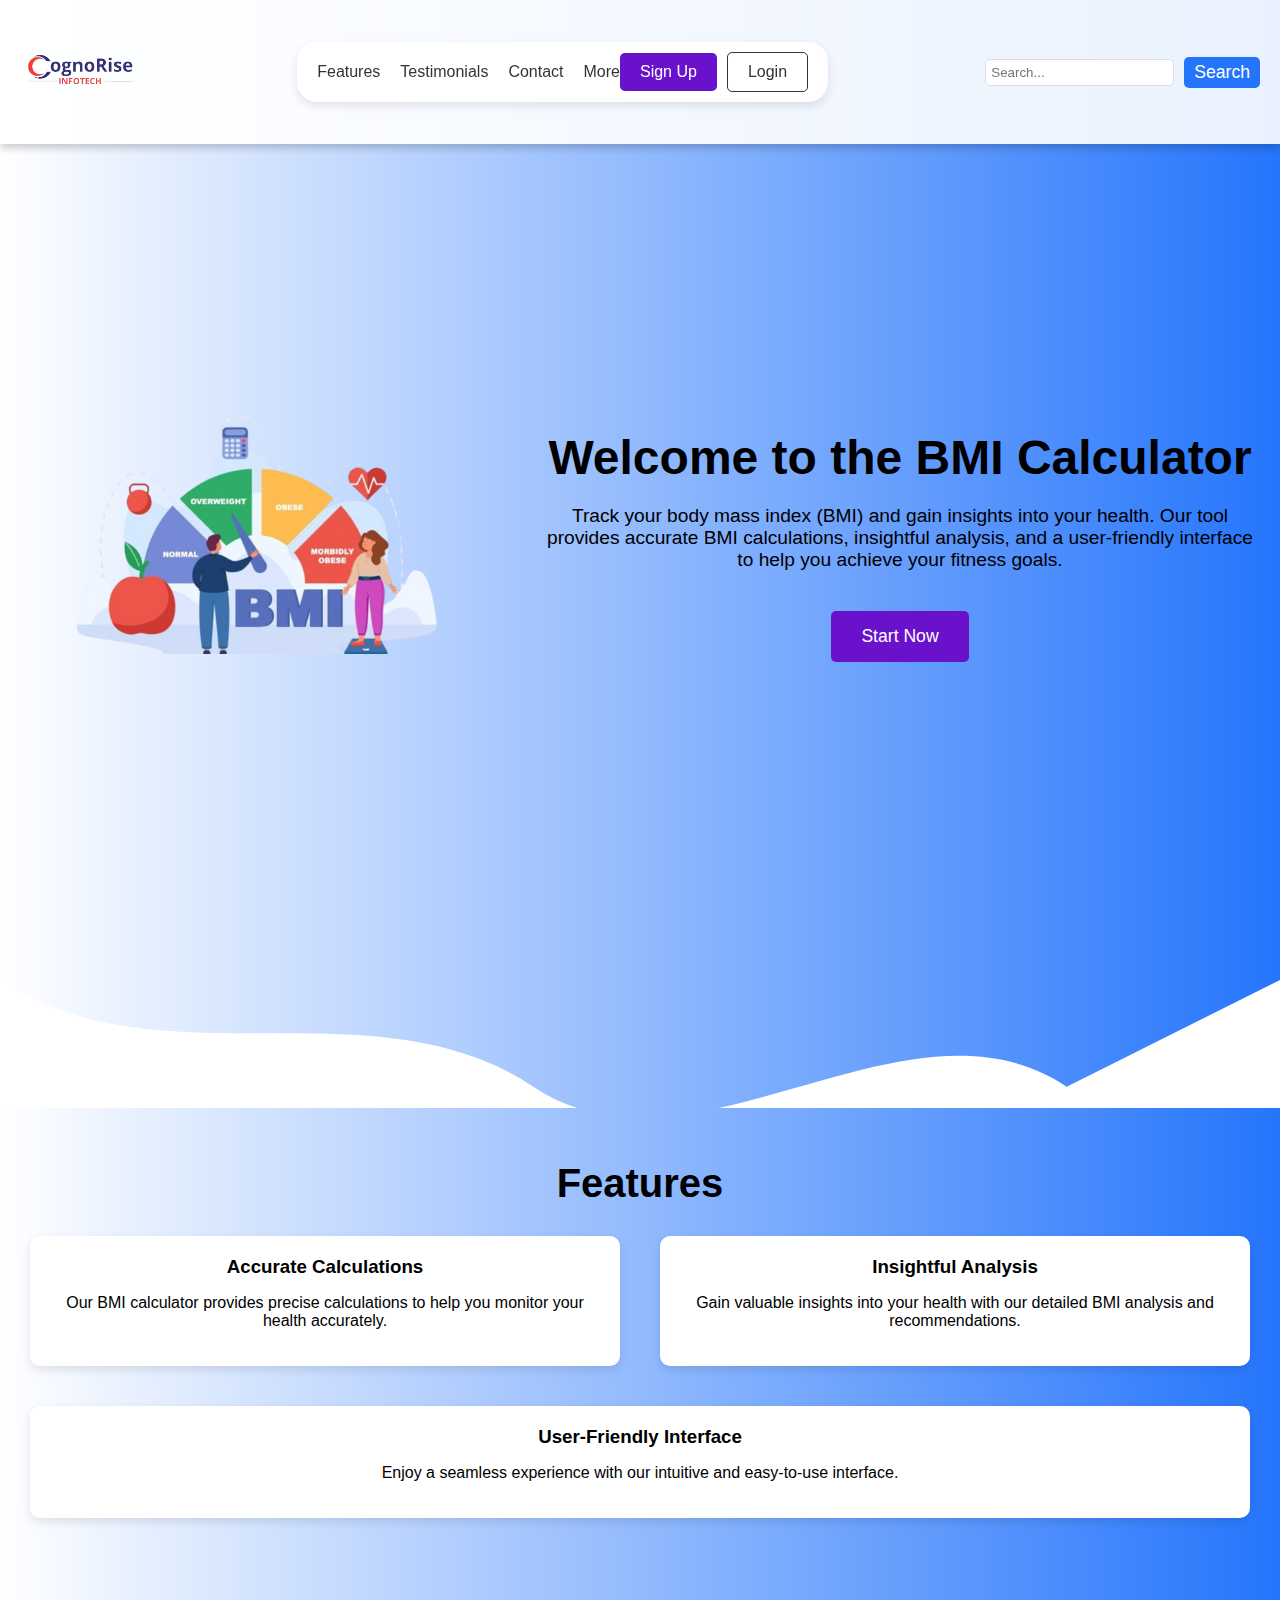
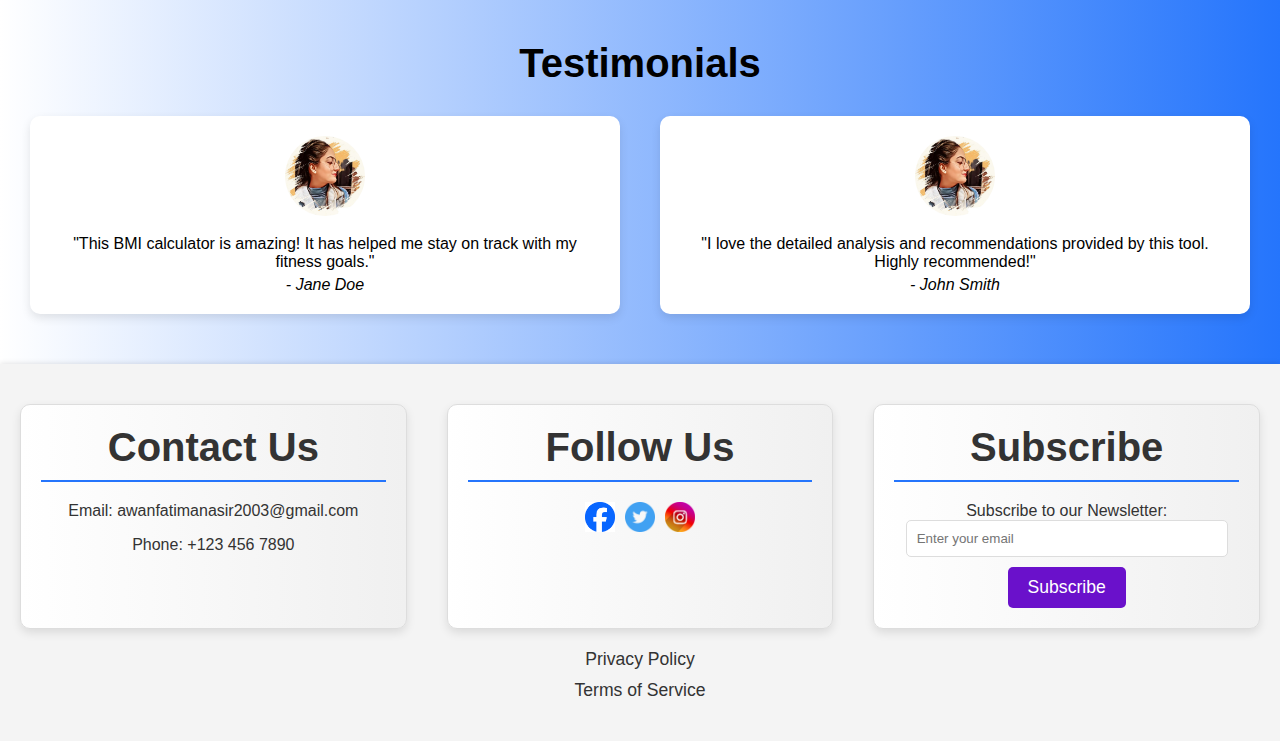
<file: home.html>
<!DOCTYPE html>
<html lang="en">
<head>
    <meta charset="UTF-8">
    <meta name="viewport" content="width=device-width, initial-scale=1.0">
    <title>BMI Calculator - Home</title>
    <link rel="stylesheet" href="home.css">
</head>
<body>
    <header>
        <nav class="navbar" aria-label="Main Navigation">
            <div class="logo-section">
                <img src="logo.png" alt="Logo" class="logo">
            </div>
            <div class="curved-menu-box">
                <ul class="nav-links">
                    <li><a href="#features">Features</a></li>
                    <li><a href="#testimonials">Testimonials</a></li>
                    <li><a href="#contact">Contact</a></li>
                    <li class="dropdown">
                        <a href="#">More</a>
                        <div class="dropdown-content">
                            <a href="#about">About</a>
                            <a href="#faq">FAQ</a>
                            <a href="#support">Support</a>
                        </div>
                    </li>
                </ul>
                <div class="cta-buttons">
                    <button class="sign-up" onclick="window.location.href='signup.html'">Sign Up</button>
                    <button class="login" onclick="window.location.href='login.html'">Login</button>
                </div>
            </div>
            
            <div class="search-bar" aria-label="Search Bar">
                <input type="text" placeholder="Search...">
                <button type="submit">Search</button>
            </div>
        </nav>
    </header>
    <div class="homepage-container">
        <div class="image-section">
            <img src="Home2.png" alt="BMI Image">
        </div>
        <div class="content-section">
            <div class="hero-section">
                <h1>Welcome to the BMI Calculator</h1>
                <p>Track your body mass index (BMI) and gain insights into your health. Our tool provides accurate BMI calculations, insightful analysis, and a user-friendly interface to help you achieve your fitness goals.</p>
                <button onclick="window.location.href='index.html'">Start Now</button>
            </div>
        </div>
    </div>
    <div class="curved-line">
        <img src="curved-line.svg" alt="Curved Line">
    </div>
    <section id="features">
        <h2>Features</h2>
        <div class="features-container">
            <div class="feature">
                <h3>Accurate Calculations</h3>
                <p>Our BMI calculator provides precise calculations to help you monitor your health accurately.</p>
            </div>
            <div class="feature">
                <h3>Insightful Analysis</h3>
                <p>Gain valuable insights into your health with our detailed BMI analysis and recommendations.</p>
            </div>
            <div class="feature">
                <h3>User-Friendly Interface</h3>
                <p>Enjoy a seamless experience with our intuitive and easy-to-use interface.</p>
            </div>
        </div>
    </section>
    <section id="testimonials">
        <h2>Testimonials</h2>
        <div class="testimonials-container">
            <div class="testimonial">
                <img src="testimonial1.jpg" alt="Jane Doe" class="testimonial-img">
                <p>"This BMI calculator is amazing! It has helped me stay on track with my fitness goals."</p>
                <p>- Jane Doe</p>
            </div>
            <div class="testimonial">
                <img src="testimonial1.jpg" alt="John Smith" class="testimonial-img">
                <p>"I love the detailed analysis and recommendations provided by this tool. Highly recommended!"</p>
                <p>- John Smith</p>
            </div>
        </div>
    </section>
    
    <footer id="contact">
        <div class="footer-container">
            <div class="footer-section">
                <h2>Contact Us</h2>
                <p>Email: awanfatimanasir2003@gmail.com</p>
                <p>Phone: +123 456 7890</p>
            </div>
            <div class="footer-section">
                <h2>Follow Us</h2>
                <div class="social-links">
                    <a href="#"><img src="facebook-icon.png" alt="Facebook"></a>
                    <a href="#"><img src="twitter-icon.png" alt="Twitter"></a>
                    <a href="#"><img src="instagram-icon.png" alt="Instagram"></a>
                </div>
            </div>
            <div class="footer-section">
                <h2>Subscribe</h2>
                <form class="newsletter">
                    <label for="email">Subscribe to our Newsletter:</label>
                    <input type="email" id="email" name="email" placeholder="Enter your email">
                    <button type="submit">Subscribe</button>
                </form>
            </div>
        </div>
        <div class="footer-links">
            <a href="#privacy-policy">Privacy Policy</a>
            <a href="#terms-of-service">Terms of Service</a>
        </div>
    </footer>
    <div class="curved-line"></div>
</body>
</html>
</file>
<file: home.css>
body {
    margin: 0;
    font-family: 'Roboto', sans-serif;
    background: linear-gradient(to right, #ffffff, #2575fc);
    color: #000000;
    overflow-x: hidden;
}

header {
    position: fixed;
    width: 100%;
    background: rgba(255, 255, 255, 0.95);
    z-index: 1000;
    padding: 10px 0;
    background: rgba(255, 255, 255, 0.9);
    box-shadow: 0 4px 8px rgba(0, 0, 0, 0.2);
}

.navbar {
    display: flex;
    justify-content: space-between;
    align-items: center;
    padding: 0 20px;
}

.logo {
    width: 120px;
    transition: transform 0.3s;
    animation: fadeIn 2s ease-in;
}

.logo:hover {
    transform: scale(1.1);
}

.curved-menu-box {
    background: #fff;
    border-radius: 20px;
    padding: 10px 20px;
    display: flex;
    align-items: center;
    box-shadow: 0 4px 10px rgba(0, 0, 0, 0.1);
    flex-grow: 0;
}

.nav-links {
    display: flex;
    gap: 20px;
    list-style: none;
    margin: 0;
    padding: 0;
}

.nav-links li {
    position: relative;
}

.nav-links a {
    text-decoration: none;
    color: #333;
    font-weight: 500;
    position: relative;
    padding-bottom: 5px;
}

.nav-links a::after {
    content: "";
    position: absolute;
    left: 0;
    bottom: 0;
    width: 0;
    height: 2px;
    background-color: #2575fc;
    transition: width 0.3s ease;
}

.nav-links a:hover::after {
    width: 100%;
}

.nav-links a:hover {
    color: #2575fc;
    text-shadow: 0 1px 3px rgba(0, 0, 0, 0.2);
}

.dropdown {
    position: relative;
    display: inline-block;
}

.dropdown-content {
    display: none;
    position: absolute;
    background-color: #f9f9f9;
    min-width: 160px;
    box-shadow: 0 8px 16px rgba(0, 0, 0, 0.2);
    z-index: 1;
}

.dropdown-content a {
    color: #333;
    padding: 12px 16px;
    text-decoration: none;
    display: block;
}

.dropdown-content a:hover {
    background-color: #f1f1f1;
}

.dropdown:hover .dropdown-content {
    display: block;
}

.cta-buttons {
    display: flex;
    gap: 10px;
    align-items: center;
}

.cta-buttons button {
    padding: 10px 20px;
    border: none;
    border-radius: 5px;
    cursor: pointer;
    font-size: 1em;
    transition: background-color 0.3s, transform 0.3s;
}

.cta-buttons .sign-up {
    background-color: #6a11cb;
    color: #fff;
}

.cta-buttons .login {
    background-color: #fff;
    color: #333;
    border: 1px solid #333;
}

.cta-buttons button:hover {
    transform: scale(1.05);
}

.cta-buttons .sign-up:hover {
    background-color: #2575fc;
}

.cta-buttons .login:hover {
    background-color: #2575fc;
    color: #fff;
}


.search-bar {
    display: flex;
    align-items: center;
    gap: 10px;
}

.search-bar input {
    padding: 5px;
    border: 1px solid #ddd;
    border-radius: 5px;
}

.search-bar button {
    padding: 5px 10px;
    border: none;
    background-color: #2575fc;
    color: #fff;
    border-radius: 5px;
    cursor: pointer;
}
/* Add this to home.css */

@keyframes fadeIn {
    from {
        opacity: 0;
        transform: translateY(20px);
    }
    to {
        opacity: 1;
        transform: translateY(0);
    }
}

.fade-in {
    animation: fadeIn 2s ease-in-out;
}


.homepage-container {
    display: flex;
    height: 100vh;
    width: 100%;
    position: relative;
    z-index: 1;
    padding-top: 80px; /* Adjust for fixed navbar */
}

.image-section {
    flex: 1;
    display: flex;
    align-items: center;
    justify-content: center;
    padding: 20px;
}

.image-section img {
    max-width: 100%;
    height: auto;
}

.content-section {
    flex: 1.5;
    display: flex;
    flex-direction: column;
    align-items: center;
    justify-content: center;
    padding: 20px;
    text-align: center;
}

.hero-section {
    animation: fadeIn 2s ease-in;
}

.hero-section h1 {
    font-size: 3em;
    margin-bottom: 20px;
}

.hero-section p {
    font-size: 1.2em;
    margin-bottom: 40px;
}

button {
    padding: 15px 30px;
    font-size: 1.1em;
    color: #fff;
    background-color: #6a11cb;
    border: none;
    border-radius: 5px;
    cursor: pointer;
    transition: background-color 0.3s, transform 0.3s;
}

button:hover {
    background-color: #2575fc;
    transform: scale(1.05);
}

.curved-line {
    position: relative;
    width: 100%;
    overflow: hidden;
    margin-bottom: -20px; /* Adjust as needed to overlap or align correctly */
}

.curved-line img {
    width: 100%;
    height: auto;
    display: block;
}
.curved-line img {
    animation: slideIn 1s ease-in-out;
}

@keyframes slideIn {
    from {
        transform: translateY(20px);
        opacity: 0;
    }
    to {
        transform: translateY(0);
        opacity: 1;
    }
}


#features, #testimonials, #contact {
    padding: 40px 20px;
    text-align: center;
}

#features h2, #testimonials h2, #contact h2 {
    font-size: 2.5em;
    margin-bottom: 20px;
}

.features-container, .testimonials-container {
    display: flex;
    justify-content: center;
    gap: 20px;
    flex-wrap: wrap;
}

.feature, .testimonial {
    background: #fff;
    padding: 20px;
    border-radius: 10px;
    box-shadow: 0 4px 10px rgba(0, 0, 0, 0.1);
    flex: 1 1 calc(33% - 40px);
    margin: 10px;
}

.feature h3, .testimonial p {
    margin: 0;
}

.testimonials-container {
    display: flex;
    justify-content: center;
    gap: 20px;
    flex-wrap: wrap;
}

.testimonial {
    background: #fff;
    padding: 20px;
    border-radius: 10px;
    box-shadow: 0 4px 10px rgba(0, 0, 0, 0.1);
    flex: 1 1 calc(33% - 40px); /* Two items per row */
    margin: 10px;
    text-align: center;
    position: relative;
}

.testimonial-img {
    width: 80px; /* Adjust size as needed */
    height: 80px;
    border-radius: 50%;
    object-fit: cover;
    margin-bottom: 15px;
}

.testimonial p {
    margin: 0;
    font-size: 1em;
}

.testimonial p:last-child {
    margin-top: 5px;
    font-style: italic;
}


footer {
    background: #f4f4f4;
    padding: 40px 20px;
    color: #333;
    position: relative;
    box-shadow: 0 -1px 5px rgba(0, 0, 0, 0.1);
}

.footer-container {
    display: flex;
    justify-content: space-between;
    gap: 20px;
    flex-wrap: wrap;
    margin-bottom: 20px;
}

.footer-section {
    flex: 1;
    min-width: 200px;
    background: linear-gradient(to right, #ffffff, #f0f0f0);
    border-radius: 10px;
    padding: 20px;
    box-shadow: 0 4px 10px rgba(0, 0, 0, 0.1);
    border: 1px solid #ddd;
}

.footer-section + .footer-section {
    margin-left: 20px;
}

.footer-section h2 {
    margin-top: 0;
    font-size: 1.8em;
    border-bottom: 2px solid #2575fc;
    padding-bottom: 10px;
    margin-bottom: 15px;
}

.footer-links {
    display: flex;
    flex-direction: column;
    gap: 10px;
}

.footer-links a {
    text-decoration: none;
    color: #333;
    font-size: 1.1em;
}

.footer-links a:hover {
    color: #2575fc;
}

.social-links {
    display: flex;
    justify-content: center;
    gap: 10px;
    margin-top: 20px;
}

.social-links img {
    width: 30px;
    height: auto;
}

.newsletter {
    display: flex;
    flex-direction: column;
    align-items: center;
}

.newsletter input {
    padding: 10px;
    margin-bottom: 10px;
    border: 1px solid #ddd;
    border-radius: 5px;
    width: 100%;
    max-width: 300px;
}

.newsletter button {
    padding: 10px 20px;
    background-color: #6a11cb;
    color: #fff;
    border: none;
    border-radius: 5px;
    cursor: pointer;
    transition: background-color 0.3s, transform 0.3s;
}

.newsletter button:hover {
    background-color: #2575fc;
    transform: scale(1.05);
}
/* Example for button hover effect */
button {
    transition: all 0.3s ease;
}

button:hover {
    background-color: #2575fc;
    transform: scale(1.05);
    box-shadow: 0 4px 8px rgba(0, 0, 0, 0.2);
}
h1 {
    font-size: 2.5em;
 
}

p {
    font-size: 1em;
    
}
</file>
